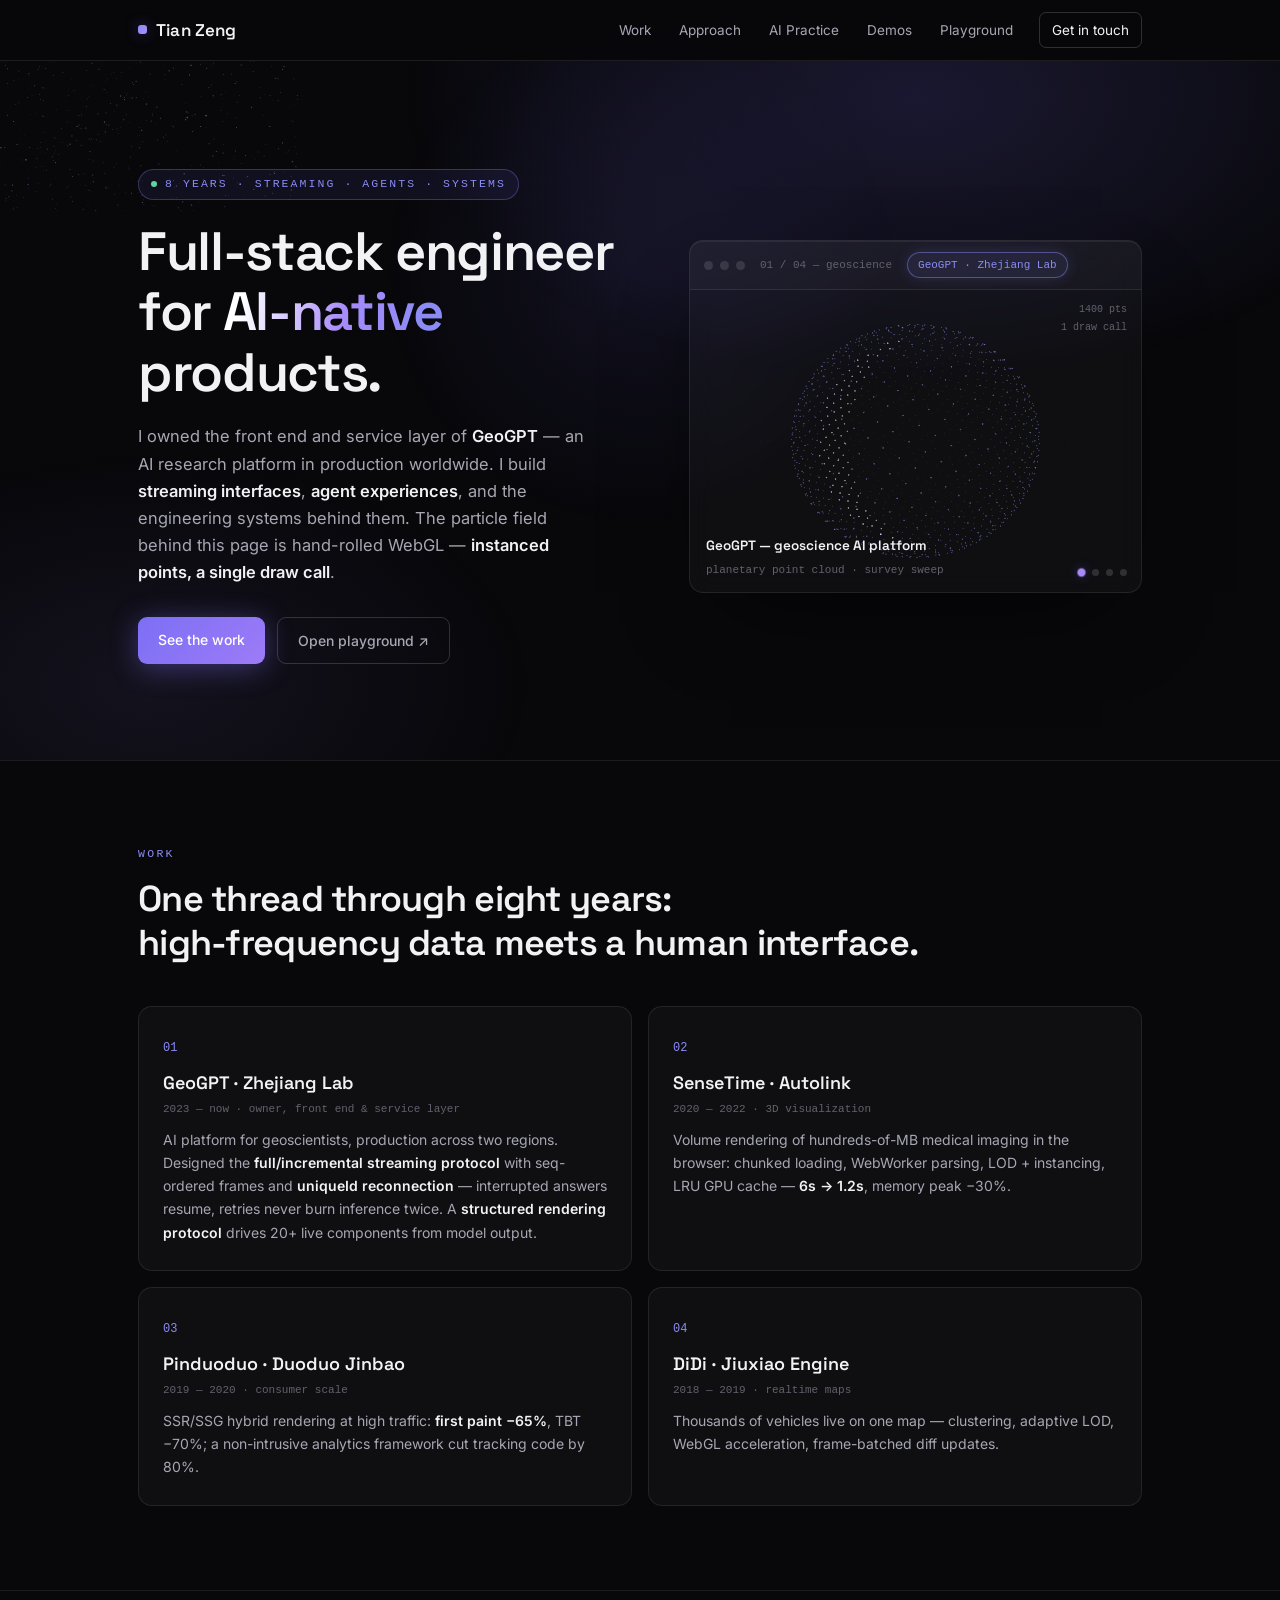
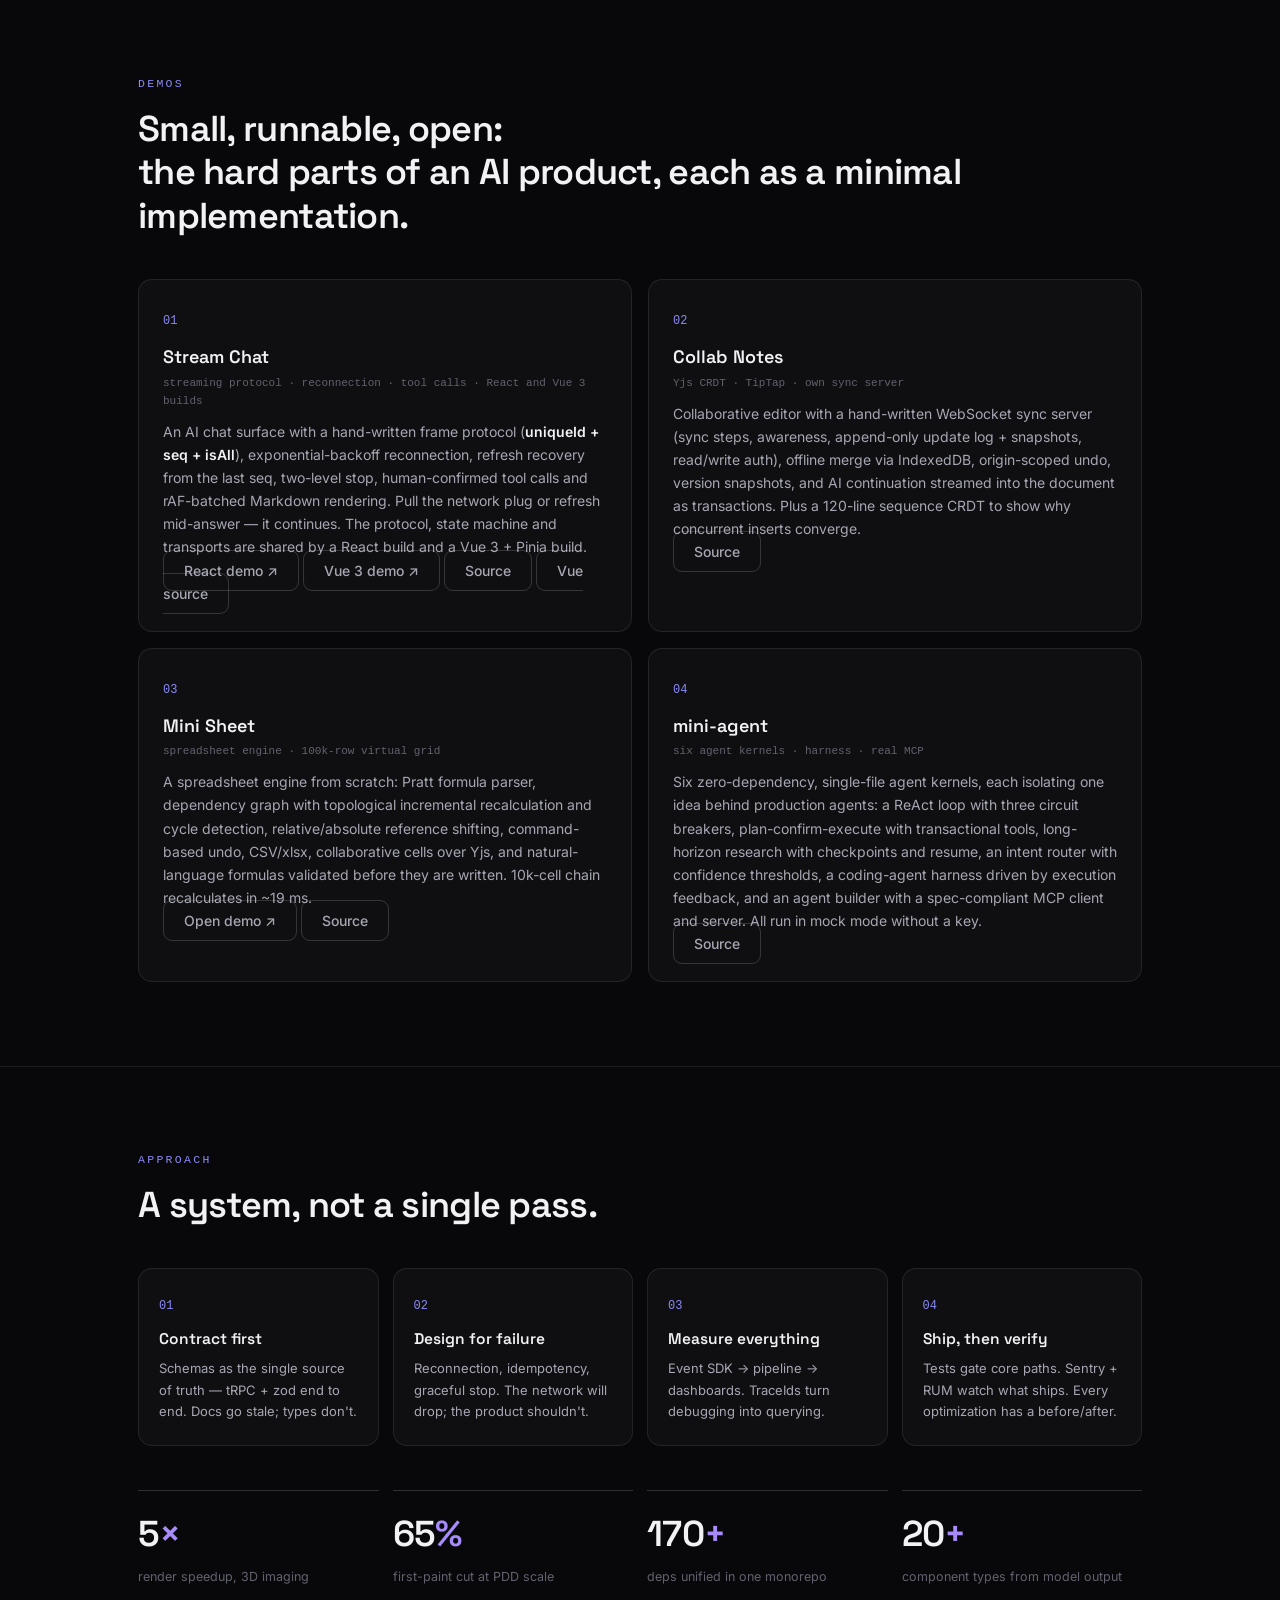
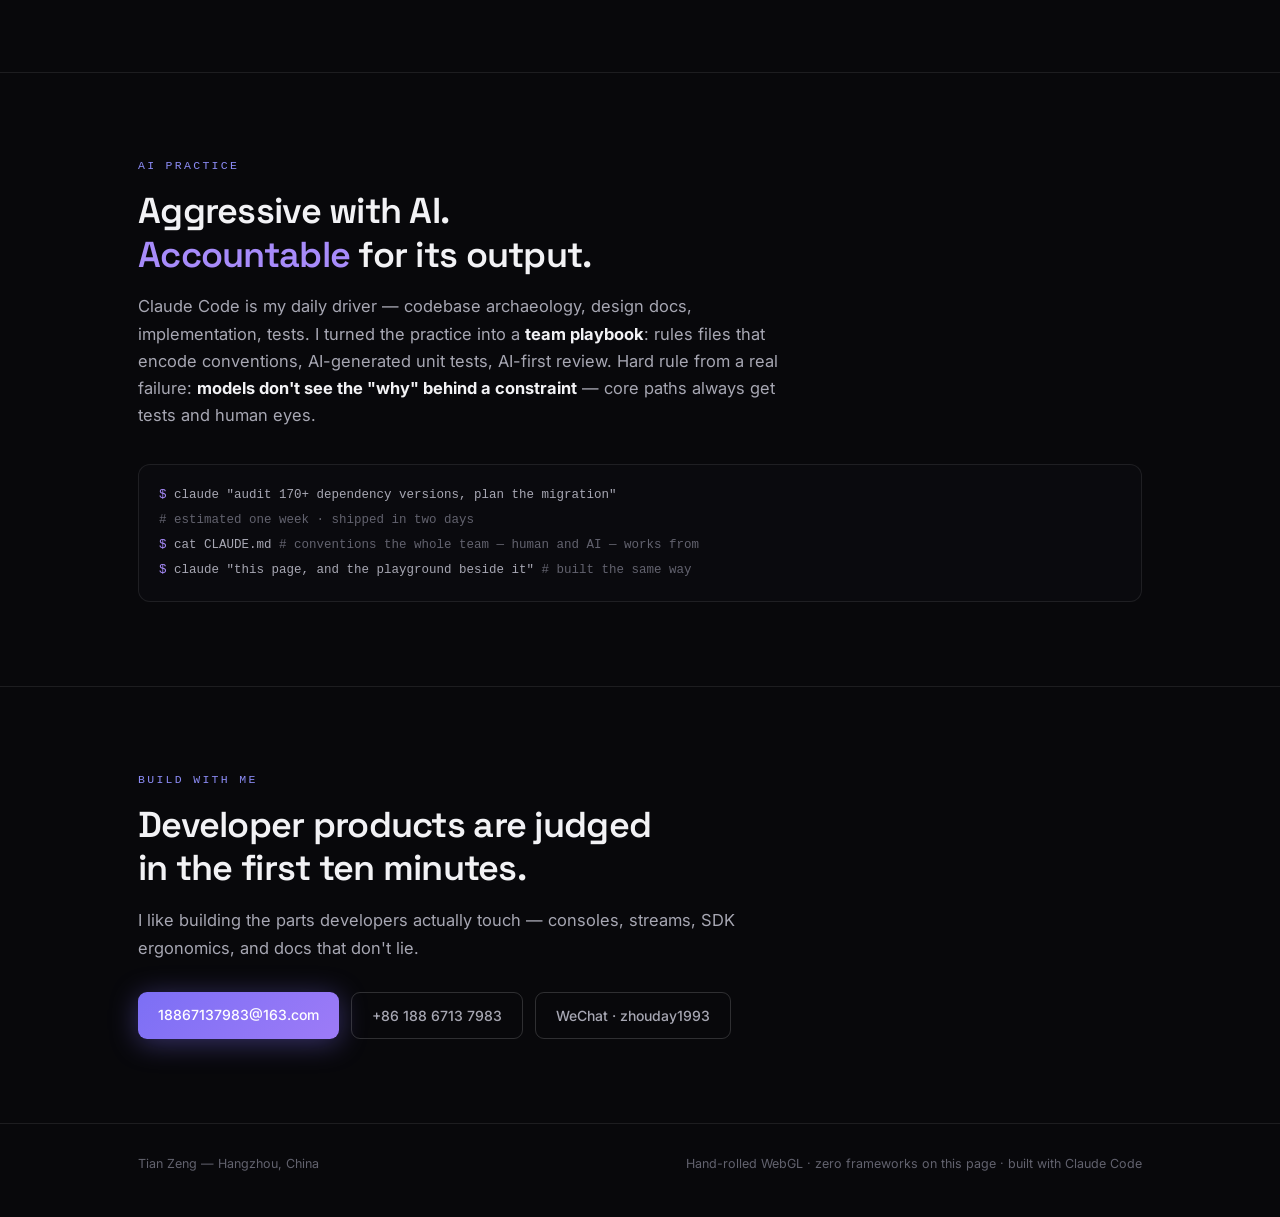
<file: me/index.html>
<!DOCTYPE html>
<html lang="en">
<head>
<meta charset="utf-8">
<meta name="viewport" content="width=device-width, initial-scale=1">
<title>Tian Zeng — Full-stack engineer for AI-native products</title>
<link rel="preconnect" href="https://fonts.googleapis.com">
<link href="https://fonts.googleapis.com/css2?family=Inter:wght@400;500;600;700&family=Space+Grotesk:wght@500;600&display=swap" rel="stylesheet">
<style>
  :root {
    --bg: #08080b; --bg-2: #0c0c10;
    --glass: rgba(255,255,255,.032); --glass-2: rgba(255,255,255,.055);
    --line: rgba(255,255,255,.085); --line-2: rgba(255,255,255,.16);
    --text: #f2f2f5; --text-2: #a7a7b3; --text-3: #62626e;
    --violet: #8b8bf5; --violet-2: #a78bfa; --violet-glow: rgba(124,111,245,.35);
    --green: #5dd4a0; --amber: #f0b153;
    --font: "Inter", -apple-system, "PingFang SC", sans-serif;
    --head: "Space Grotesk", "Inter", sans-serif;
    --mono: "SF Mono", ui-monospace, Menlo, monospace;
  }
  * { margin: 0; padding: 0; box-sizing: border-box; }
  html { scroll-behavior: smooth; }
  body { background: var(--bg); color: var(--text); font: 15.5px/1.65 var(--font); -webkit-font-smoothing: antialiased; overflow-x: hidden; }
  ::selection { background: rgba(139,139,245,.3); }
  a { color: inherit; }
  .wrap { max-width: 1060px; margin: 0 auto; padding: 0 28px; }

  /* cursor glow */
  #glow { position: fixed; width: 560px; height: 560px; border-radius: 50%; pointer-events: none; z-index: 0;
    background: radial-gradient(circle, rgba(124,111,245,.09) 0%, transparent 65%);
    transform: translate(-50%,-50%); left: 50%; top: 30%; transition: opacity .4s; }

  /* entrance */
  .rise { opacity: 0; transform: translateY(20px); }
  .rise.in { animation: rise .9s cubic-bezier(.16,1,.3,1) forwards; }
  @keyframes rise { to { opacity: 1; transform: translateY(0); } }
  .d1 { animation-delay: .06s } .d2 { animation-delay: .2s } .d3 { animation-delay: .34s }

  /* header */
  header { position: sticky; top: 0; z-index: 20; background: rgba(8,8,11,.65); backdrop-filter: blur(14px); border-bottom: 1px solid var(--line); }
  .hd { display: flex; align-items: center; height: 60px; }
  .logo { font-family: var(--head); font-weight: 600; font-size: 17px; letter-spacing: .01em; display: flex; align-items: center; gap: 9px; }
  .logo i { width: 9px; height: 9px; border-radius: 3px; background: linear-gradient(135deg, var(--violet), var(--violet-2));
    box-shadow: 0 0 14px var(--violet-glow); }
  nav { margin-left: auto; display: flex; gap: 4px; align-items: center; }
  nav a { text-decoration: none; font-size: 13.5px; color: var(--text-2); padding: 6px 12px; border-radius: 7px; transition: all .15s; }
  nav a:hover { color: var(--text); background: var(--glass-2); }
  nav a.cta { color: var(--text); border: 1px solid var(--line-2); margin-left: 10px; }
  nav a.cta:hover { border-color: var(--violet); box-shadow: 0 0 18px rgba(124,111,245,.25); }

  /* hero */
  .hero { position: relative; padding: 108px 0 96px; overflow: hidden; }
  #particles { position: absolute; inset: 0; z-index: 0; }
  .hero::before { content: ""; position: absolute; inset: -20% -10%; z-index: 0; pointer-events: none;
    background: radial-gradient(48% 42% at 68% 18%, rgba(124,111,245,.16), transparent 70%),
                radial-gradient(36% 34% at 18% 78%, rgba(167,139,250,.08), transparent 70%); }
  .hero-inner { position: relative; z-index: 2; display: grid; grid-template-columns: 1.04fr .96fr; gap: 60px; align-items: center; }
  .eyebrow { font-family: var(--mono); font-size: 11.5px; letter-spacing: .18em; text-transform: uppercase; color: var(--violet);
    display: inline-flex; align-items: center; gap: 8px; padding: 5px 12px; border: 1px solid rgba(139,139,245,.3);
    border-radius: 99px; background: rgba(124,111,245,.08); }
  .eyebrow::before { content: ""; width: 6px; height: 6px; border-radius: 50%; background: var(--green); animation: pulse 1.8s infinite; }
  @keyframes pulse { 50% { opacity: .3 } }
  h1 { font-family: var(--head); font-weight: 600; font-size: clamp(36px, 4.6vw, 54px); line-height: 1.12; letter-spacing: -.025em; margin: 22px 0 20px; }
  h1 .grad { background: linear-gradient(100deg, #fff 10%, var(--violet-2) 55%, var(--violet) 90%);
    -webkit-background-clip: text; background-clip: text; color: transparent; }
  .hero-sub { font-size: 16.5px; color: var(--text-2); max-width: 46ch; }
  .hero-sub b { color: var(--text); font-weight: 600; }
  .hero-cta { margin-top: 30px; display: flex; gap: 12px; }
  .btn { font-size: 14px; font-weight: 500; text-decoration: none; border-radius: 9px; padding: 11px 20px; transition: all .18s; }
  .btn.primary { background: linear-gradient(135deg, #7c6ff5, #9d7bf7); color: #fff; box-shadow: 0 4px 28px rgba(124,111,245,.4); }
  .btn.primary:hover { transform: translateY(-2px); box-shadow: 0 8px 36px rgba(124,111,245,.55); }
  .btn.ghost { border: 1px solid var(--line-2); color: var(--text-2); }
  .btn.ghost:hover { color: var(--text); border-color: var(--violet); }

  /* glass demo frame */
  .frame { position: relative; z-index: 2; background: var(--glass); border: 1px solid var(--line); border-radius: 14px;
    backdrop-filter: blur(12px); box-shadow: 0 40px 90px -40px rgba(0,0,0,.8), inset 0 1px 0 rgba(255,255,255,.06);
    overflow: hidden; transform: perspective(1400px) rotateY(-4deg) rotateX(1.5deg); transition: transform .5s cubic-bezier(.16,1,.3,1); }
  .frame:hover { transform: perspective(1400px) rotateY(0) rotateX(0); }
  .frame-hd { display: flex; align-items: center; gap: 7px; padding: 11px 14px; border-bottom: 1px solid var(--line); background: rgba(255,255,255,.02); }
  .frame-hd i { width: 9px; height: 9px; border-radius: 50%; background: rgba(255,255,255,.12); }
  .frame-hd span { margin-left: 8px; font-family: var(--mono); font-size: 11px; color: var(--text-3); }
  .chip { margin-left: auto; font-family: var(--mono); font-size: 10.5px; padding: 3px 10px; border-radius: 99px;
    border: 1px solid var(--line-2); color: var(--text-2); transition: all .3s; }
  .chip.stream { color: var(--violet-2); border-color: rgba(139,139,245,.5); background: rgba(124,111,245,.12); box-shadow: 0 0 14px rgba(124,111,245,.2); }
  .chip.lost { color: var(--amber); border-color: rgba(240,177,83,.45); background: rgba(240,177,83,.1); }
  .chip.ok { color: var(--green); border-color: rgba(93,212,160,.45); background: rgba(93,212,160,.1); }
  .frame-body { padding: 0; min-height: 0; position: relative; }
  #showcase { display: block; width: 100%; height: 302px; transition: opacity .32s ease; }
  .scene-cap { position: absolute; left: 16px; bottom: 13px; line-height: 1.5; pointer-events: none; }
  .scene-cap b { display: block; font-family: var(--head); font-weight: 600; font-size: 13.5px; color: var(--text); }
  .scene-cap span { color: var(--text-3); font-size: 11px; font-family: var(--mono); }
  .dots { position: absolute; right: 14px; bottom: 16px; display: flex; gap: 7px; }
  .dots i { width: 7px; height: 7px; border-radius: 50%; background: rgba(255,255,255,.14); cursor: pointer; transition: all .25s; }
  .dots i.on { background: var(--violet-2); box-shadow: 0 0 9px var(--violet-glow); transform: scale(1.2); }
  .seqlog { position: absolute; right: 14px; top: 11px; font-family: var(--mono); font-size: 10px; color: var(--text-3); text-align: right; line-height: 1.8; }

  /* sections */
  section { position: relative; z-index: 2; padding: 84px 0; border-top: 1px solid var(--line); }
  .sec-eyebrow { font-family: var(--mono); font-size: 11.5px; letter-spacing: .2em; text-transform: uppercase; color: var(--violet); }
  .lede { font-family: var(--head); font-weight: 600; font-size: clamp(26px, 3.2vw, 36px); letter-spacing: -.02em; line-height: 1.22; margin-top: 14px; }
  .statement { color: var(--text-2); font-size: 16.5px; max-width: 64ch; margin-top: 16px; }
  .statement b { color: var(--text); }

  .cards { margin-top: 40px; display: grid; grid-template-columns: 1fr 1fr; gap: 16px; }
  .card { position: relative; background: var(--glass); border: 1px solid var(--line); border-radius: 14px; padding: 26px 24px;
    transition: transform .3s cubic-bezier(.16,1,.3,1), border-color .3s, box-shadow .3s; overflow: hidden; }
  .card::before { content: ""; position: absolute; inset: 0; border-radius: inherit; pointer-events: none; opacity: 0; transition: opacity .35s;
    background: radial-gradient(60% 90% at 20% 0%, rgba(124,111,245,.12), transparent 70%); }
  .card:hover { transform: translateY(-5px); border-color: rgba(139,139,245,.35); box-shadow: 0 24px 60px -30px rgba(124,111,245,.35); }
  .card:hover::before { opacity: 1; }
  .card .num { font-family: var(--mono); font-size: 12px; color: var(--violet); }
  .card h3 { font-family: var(--head); font-weight: 600; font-size: 18px; margin: 10px 0 2px; }
  .card small { font-family: var(--mono); font-size: 11px; color: var(--text-3); display: block; margin-bottom: 10px; }
  .card p { font-size: 14px; color: var(--text-2); }
  .card p b { color: var(--text); font-weight: 600; }

  .loop { margin-top: 40px; display: grid; grid-template-columns: repeat(4, 1fr); gap: 14px; }
  .loop .card { padding: 22px 20px; }
  .loop h4 { font-family: var(--head); font-weight: 600; font-size: 15.5px; margin: 10px 0 6px; }
  .loop p { font-size: 13px; }

  .stats { margin-top: 44px; display: grid; grid-template-columns: repeat(4,1fr); gap: 14px; }
  .stat { border-top: 1px solid var(--line-2); padding-top: 14px; }
  .stat .v { font-family: var(--head); font-weight: 600; font-size: clamp(26px,3vw,36px); letter-spacing: -.02em; }
  .stat .v span { color: var(--violet-2); }
  .stat .k { font-size: 12.5px; color: var(--text-3); margin-top: 3px; }

  .terminal { margin-top: 34px; background: #0a0a0e; border: 1px solid var(--line); border-radius: 12px; padding: 18px 20px;
    font-family: var(--mono); font-size: 12.5px; line-height: 2; color: var(--text-2); }
  .terminal .p { color: var(--violet-2); }
  .terminal .c { color: var(--text-3); }

  footer { border-top: 1px solid var(--line); padding: 30px 0 44px; font-size: 12.5px; color: var(--text-3);
    display: flex; justify-content: space-between; position: relative; z-index: 2; }

  @media (max-width: 880px) {
    .hero-inner { grid-template-columns: 1fr; }
    .cards, .loop, .stats { grid-template-columns: 1fr 1fr; }
    .frame { transform: none; }
  }
</style>
</head>
<body>
<div id="glow"></div>

<header><div class="wrap hd">
  <div class="logo"><i></i>Tian Zeng</div>
  <nav>
    <a href="#work">Work</a>
    <a href="#approach">Approach</a>
    <a href="#ai">AI Practice</a>
    <a href="#demos">Demos</a>
    <a href="playground.html">Playground</a>
    <a class="cta" href="mailto:18867137983@163.com">Get in touch</a>
  </nav>
</div></header>

<div class="hero">
  <canvas id="particles"></canvas>
  <div class="wrap hero-inner">
    <div>
      <span class="eyebrow rise d1">8 years · streaming · agents · systems</span>
      <h1 class="rise d1">Full-stack engineer for <span class="grad">AI-native</span> products.</h1>
      <p class="hero-sub rise d2">I owned the front end and service layer of <b>GeoGPT</b> — an AI research platform in production worldwide. I build <b>streaming interfaces</b>, <b>agent experiences</b>, and the engineering systems behind them. The particle field behind this page is hand-rolled WebGL — <b>instanced points, a single draw call</b>.</p>
      <div class="hero-cta rise d3">
        <a class="btn primary" href="#work">See the work</a>
        <a class="btn ghost" href="playground.html">Open playground ↗</a>
      </div>
    </div>
    <div class="frame rise d3">
      <div class="frame-hd"><i></i><i></i><i></i><span id="scene-title">01 / 04 — geoscience</span><span class="chip" id="chip">GeoGPT</span></div>
      <div class="frame-body">
        <canvas id="showcase"></canvas>
        <div class="scene-cap" id="scene-cap"></div>
        <div class="seqlog" id="seqlog"></div>
        <div class="dots" id="dots"></div>
      </div>
    </div>
  </div>
</div>

<section id="work"><div class="wrap">
  <p class="sec-eyebrow rise">Work</p>
  <h2 class="lede rise">One thread through eight years:<br>high-frequency data meets a human interface.</h2>
  <div class="cards">
    <div class="card rise"><span class="num">01</span>
      <h3>GeoGPT · Zhejiang Lab</h3><small>2023 — now · owner, front end &amp; service layer</small>
      <p>AI platform for geoscientists, production across two regions. Designed the <b>full/incremental streaming protocol</b> with seq-ordered frames and <b>uniqueId reconnection</b> — interrupted answers resume, retries never burn inference twice. A <b>structured rendering protocol</b> drives 20+ live components from model output.</p></div>
    <div class="card rise"><span class="num">02</span>
      <h3>SenseTime · Autolink</h3><small>2020 — 2022 · 3D visualization</small>
      <p>Volume rendering of hundreds-of-MB medical imaging in the browser: chunked loading, WebWorker parsing, LOD + instancing, LRU GPU cache — <b>6s → 1.2s</b>, memory peak −30%.</p></div>
    <div class="card rise"><span class="num">03</span>
      <h3>Pinduoduo · Duoduo Jinbao</h3><small>2019 — 2020 · consumer scale</small>
      <p>SSR/SSG hybrid rendering at high traffic: <b>first paint −65%</b>, TBT −70%; a non-intrusive analytics framework cut tracking code by 80%.</p></div>
    <div class="card rise"><span class="num">04</span>
      <h3>DiDi · Jiuxiao Engine</h3><small>2018 — 2019 · realtime maps</small>
      <p>Thousands of vehicles live on one map — clustering, adaptive LOD, WebGL acceleration, frame-batched diff updates.</p></div>
  </div>
</div></section>

<section id="demos"><div class="wrap">
  <p class="sec-eyebrow rise">Demos</p>
  <h2 class="lede rise">Small, runnable, open:<br>the hard parts of an AI product, each as a minimal implementation.</h2>
  <div class="cards">
    <div class="card rise"><span class="num">01</span>
      <h3>Stream Chat</h3><small>streaming protocol · reconnection · tool calls · React and Vue 3 builds</small>
      <p>An AI chat surface with a hand-written frame protocol (<b>uniqueId + seq + isAll</b>), exponential-backoff reconnection, refresh recovery from the last seq, two-level stop, human-confirmed tool calls and rAF-batched Markdown rendering. Pull the network plug or refresh mid-answer — it continues. The protocol, state machine and transports are shared by a React build and a Vue 3 + Pinia build.</p>
      <p><a class="btn ghost" href="chat/">React demo ↗</a> <a class="btn ghost" href="chat-vue/">Vue 3 demo ↗</a> <a class="btn ghost" href="https://github.com/Gluneko/stream-chat-demo">Source</a> <a class="btn ghost" href="https://github.com/Gluneko/stream-chat-vue">Vue source</a></p></div>
    <div class="card rise"><span class="num">02</span>
      <h3>Collab Notes</h3><small>Yjs CRDT · TipTap · own sync server</small>
      <p>Collaborative editor with a hand-written WebSocket sync server (sync steps, awareness, append-only update log + snapshots, read/write auth), offline merge via IndexedDB, origin-scoped undo, version snapshots, and AI continuation streamed into the document as transactions. Plus a 120-line sequence CRDT to show why concurrent inserts converge.</p>
      <p><a class="btn ghost" href="https://github.com/Gluneko/collab-notes">Source</a></p></div>
    <div class="card rise"><span class="num">03</span>
      <h3>Mini Sheet</h3><small>spreadsheet engine · 100k-row virtual grid</small>
      <p>A spreadsheet engine from scratch: Pratt formula parser, dependency graph with topological incremental recalculation and cycle detection, relative/absolute reference shifting, command-based undo, CSV/xlsx, collaborative cells over Yjs, and natural-language formulas validated before they are written. 10k-cell chain recalculates in ~19 ms.</p>
      <p><a class="btn ghost" href="sheet/">Open demo ↗</a> <a class="btn ghost" href="https://github.com/Gluneko/mini-sheet">Source</a></p></div>
    <div class="card rise"><span class="num">04</span>
      <h3>mini-agent</h3><small>six agent kernels · harness · real MCP</small>
      <p>Six zero-dependency, single-file agent kernels, each isolating one idea behind production agents: a ReAct loop with three circuit breakers, plan-confirm-execute with transactional tools, long-horizon research with checkpoints and resume, an intent router with confidence thresholds, a coding-agent harness driven by execution feedback, and an agent builder with a spec-compliant MCP client and server. All run in mock mode without a key.</p>
      <p><a class="btn ghost" href="https://github.com/Gluneko/mini-agent">Source</a></p></div>
  </div>
</div></section>

<section id="approach"><div class="wrap">
  <p class="sec-eyebrow rise">Approach</p>
  <h2 class="lede rise">A system, not a single pass.</h2>
  <div class="loop">
    <div class="card rise"><span class="num">01</span><h4>Contract first</h4><p>Schemas as the single source of truth — tRPC + zod end to end. Docs go stale; types don't.</p></div>
    <div class="card rise"><span class="num">02</span><h4>Design for failure</h4><p>Reconnection, idempotency, graceful stop. The network will drop; the product shouldn't.</p></div>
    <div class="card rise"><span class="num">03</span><h4>Measure everything</h4><p>Event SDK → pipeline → dashboards. TraceIds turn debugging into querying.</p></div>
    <div class="card rise"><span class="num">04</span><h4>Ship, then verify</h4><p>Tests gate core paths. Sentry + RUM watch what ships. Every optimization has a before/after.</p></div>
  </div>
  <div class="stats">
    <div class="stat rise"><div class="v">5<span>×</span></div><div class="k">render speedup, 3D imaging</div></div>
    <div class="stat rise"><div class="v">65<span>%</span></div><div class="k">first-paint cut at PDD scale</div></div>
    <div class="stat rise"><div class="v">170<span>+</span></div><div class="k">deps unified in one monorepo</div></div>
    <div class="stat rise"><div class="v">20<span>+</span></div><div class="k">component types from model output</div></div>
  </div>
</div></section>

<section id="ai"><div class="wrap">
  <p class="sec-eyebrow rise">AI Practice</p>
  <h2 class="lede rise">Aggressive with AI.<br><span style="color:var(--violet-2)">Accountable</span> for its output.</h2>
  <p class="statement rise">Claude Code is my daily driver — codebase archaeology, design docs, implementation, tests. I turned the practice into a <b>team playbook</b>: rules files that encode conventions, AI-generated unit tests, AI-first review. Hard rule from a real failure: <b>models don't see the "why" behind a constraint</b> — core paths always get tests and human eyes.</p>
  <div class="terminal rise">
    <div><span class="p">$</span> claude "audit 170+ dependency versions, plan the migration"</div>
    <div><span class="c"># estimated one week · shipped in two days</span></div>
    <div><span class="p">$</span> cat CLAUDE.md <span class="c"># conventions the whole team — human and AI — works from</span></div>
    <div><span class="p">$</span> claude "this page, and the playground beside it" <span class="c"># built the same way</span></div>
  </div>
</div></section>

<section><div class="wrap">
  <p class="sec-eyebrow rise">Build with me</p>
  <h2 class="lede rise">Developer products are judged<br>in the first ten minutes.</h2>
  <p class="statement rise">I like building the parts developers actually touch — consoles, streams, SDK ergonomics, and docs that don't lie.</p>
  <div class="hero-cta rise">
    <a class="btn primary" href="mailto:18867137983@163.com">18867137983@163.com</a>
    <a class="btn ghost" href="tel:+8618867137983">+86 188 6713 7983</a>
    <a class="btn ghost" href="#">WeChat · zhouday1993</a>
  </div>
</div></section>

<footer><div class="wrap" style="display:flex;justify-content:space-between;width:100%">
  <span>Tian Zeng — Hangzhou, China</span>
  <span>Hand-rolled WebGL · zero frameworks on this page · built with Claude Code</span>
</div></footer>

<script>
/* ─── cursor glow ─── */
const glow = document.getElementById('glow');
addEventListener('pointermove', e => { glow.style.left = e.clientX + 'px'; glow.style.top = e.clientY + 'px'; }, { passive: true });

/* ─── scroll reveal (IO + sweep fallback) ─── */
const risers = [...document.querySelectorAll('.rise')];
const io = new IntersectionObserver(es => es.forEach(e => { if (e.isIntersecting) { e.target.classList.add('in'); io.unobserve(e.target); } }), { threshold: 0, rootMargin: '0px 0px -8% 0px' });
risers.forEach(el => io.observe(el));
function sweep(){ risers.forEach(el => { if (!el.classList.contains('in') && el.getBoundingClientRect().top < innerHeight * 1.05) el.classList.add('in'); }); }
addEventListener('scroll', sweep, { passive: true }); addEventListener('resize', sweep); setTimeout(sweep, 300);

/* ─── WebGL particle field: 4000 points, one draw call, mouse repulsion ─── */
(function(){
  const cv = document.getElementById('particles');
  const gl = cv.getContext('webgl', { alpha: true, antialias: false });
  if (!gl) return;
  const N = 4000;
  let W, H, dpr, drawN = N;
  function resize(){
    dpr = Math.min(devicePixelRatio || 1, 2);
    W = cv.clientWidth; H = cv.clientHeight;
    cv.width = W * dpr; cv.height = H * dpr;
    gl.viewport(0, 0, cv.width, cv.height);
    drawN = Math.max(500, Math.min(N, Math.round((W * H) / 620)));
  }
  resize(); addEventListener('resize', resize);
  addEventListener('load', resize); if (document.fonts && document.fonts.ready) document.fonts.ready.then(resize);

  const vsrc = `
    attribute vec2 aPos; attribute float aSize; attribute float aHue;
    uniform vec2 uRes; varying float vHue;
    void main(){
      vHue = aHue;
      vec2 ndc = (aPos / uRes) * 2.0 - 1.0;
      gl_Position = vec4(ndc.x, -ndc.y, 0.0, 1.0);
      gl_PointSize = aSize;
    }`;
  const fsrc = `
    precision mediump float; varying float vHue;
    void main(){
      float d = length(gl_PointCoord - .5);
      float a = smoothstep(.5, .12, d);
      vec3 violet = vec3(.55,.55,.96); vec3 white = vec3(.92,.92,1.0);
      gl_FragColor = vec4(mix(violet, white, vHue), a * (0.09 + vHue * 0.28));
    }`;
  function sh(type, src){ const s = gl.createShader(type); gl.shaderSource(s, src); gl.compileShader(s); return s; }
  const prog = gl.createProgram();
  gl.attachShader(prog, sh(gl.VERTEX_SHADER, vsrc));
  gl.attachShader(prog, sh(gl.FRAGMENT_SHADER, fsrc));
  gl.linkProgram(prog); gl.useProgram(prog);
  gl.enable(gl.BLEND); gl.blendFunc(gl.SRC_ALPHA, gl.ONE); // additive

  const pos = new Float32Array(N * 2), vel = new Float32Array(N * 2);
  const size = new Float32Array(N), hue = new Float32Array(N);
  for (let i = 0; i < N; i++) {
    pos[i*2] = Math.random() * 2000; pos[i*2+1] = Math.random() * 1200;
    vel[i*2] = (Math.random() - .5) * .22; vel[i*2+1] = (Math.random() - .5) * .22;
    size[i] = (0.8 + Math.random() * 1.8) * (devicePixelRatio > 1 ? 2 : 1);
    hue[i] = Math.random() * Math.random();
  }
  function buf(data, loc, comps){
    const b = gl.createBuffer(); gl.bindBuffer(gl.ARRAY_BUFFER, b);
    gl.bufferData(gl.ARRAY_BUFFER, data, gl.DYNAMIC_DRAW);
    gl.enableVertexAttribArray(loc); gl.vertexAttribPointer(loc, comps, gl.FLOAT, false, 0, 0);
    return b;
  }
  const locPos = gl.getAttribLocation(prog, 'aPos');
  const bPos = buf(pos, locPos, 2);
  buf(size, gl.getAttribLocation(prog, 'aSize'), 1);
  buf(hue, gl.getAttribLocation(prog, 'aHue'), 1);
  const uRes = gl.getUniformLocation(prog, 'uRes');

  let mx = -9999, my = -9999;
  cv.parentElement.addEventListener('pointermove', e => {
    const r = cv.getBoundingClientRect(); mx = (e.clientX - r.left) * dpr; my = (e.clientY - r.top) * dpr;
  }, { passive: true });
  cv.parentElement.addEventListener('pointerleave', () => { mx = my = -9999; });

  function tick(){
    const w = cv.width, h = cv.height, R = 130 * dpr;
    for (let i = 0; i < drawN; i++) {
      let x = pos[i*2] % w, y = pos[i*2+1] % h;
      if (x < 0) x += w; if (y < 0) y += h;
      const dx = x - mx, dy = y - my, d2 = dx*dx + dy*dy;
      if (d2 < R*R && d2 > 1) {
        const f = (1 - Math.sqrt(d2)/R) * .9;
        vel[i*2] += (dx/Math.sqrt(d2)) * f; vel[i*2+1] += (dy/Math.sqrt(d2)) * f;
      }
      vel[i*2] *= .96; vel[i*2+1] *= .96;
      const sp = Math.hypot(vel[i*2], vel[i*2+1]);
      if (sp < .12) { vel[i*2] += (Math.random()-.5)*.04; vel[i*2+1] += (Math.random()-.5)*.04; }
      pos[i*2] = x + vel[i*2] * dpr; pos[i*2+1] = y + vel[i*2+1] * dpr;
    }
    gl.bindBuffer(gl.ARRAY_BUFFER, bPos);
    gl.bufferSubData(gl.ARRAY_BUFFER, 0, pos);
    gl.enableVertexAttribArray(locPos); gl.vertexAttribPointer(locPos, 2, gl.FLOAT, false, 0, 0);
    gl.uniform2f(uRes, w, h);
    gl.clearColor(0, 0, 0, 0); gl.clear(gl.COLOR_BUFFER_BIT);
    gl.drawArrays(gl.POINTS, 0, drawN);
    requestAnimationFrame(tick);
  }
  tick();
})();

/* ─── career showcase: 4 WebGL scenes, one shared point pipeline, one draw call/frame ─── */
(function(){
  const cv = document.getElementById('showcase');
  const gl = cv.getContext('webgl', { alpha: true, antialias: false });
  if (!gl) return;
  const chip = document.getElementById('chip'), sTitle = document.getElementById('scene-title'),
        cap = document.getElementById('scene-cap'), seqlog = document.getElementById('seqlog'),
        dotsEl = document.getElementById('dots');

  let W, H, dpr;
  function resize(){
    dpr = Math.min(devicePixelRatio || 1, 2);
    W = cv.clientWidth; H = cv.clientHeight;
    cv.width = W * dpr; cv.height = H * dpr;
    gl.viewport(0, 0, cv.width, cv.height);
  }
  resize(); addEventListener('resize', resize);
  if (document.fonts && document.fonts.ready) document.fonts.ready.then(resize);

  const vsrc = `attribute vec2 aPos; attribute float aSize; attribute vec4 aCol;
    uniform vec2 uRes; varying vec4 vCol;
    void main(){ vCol = aCol; vec2 n = (aPos / uRes) * 2.0 - 1.0;
      gl_Position = vec4(n.x, -n.y, 0.0, 1.0); gl_PointSize = aSize; }`;
  const fsrc = `precision mediump float; varying vec4 vCol;
    void main(){ float d = length(gl_PointCoord - .5);
      gl_FragColor = vec4(vCol.rgb, vCol.a * smoothstep(.5, .15, d)); }`;
  function sh(t, s){ const o = gl.createShader(t); gl.shaderSource(o, s); gl.compileShader(o); return o; }
  const prog = gl.createProgram();
  gl.attachShader(prog, sh(gl.VERTEX_SHADER, vsrc)); gl.attachShader(prog, sh(gl.FRAGMENT_SHADER, fsrc));
  gl.linkProgram(prog); gl.useProgram(prog);
  gl.enable(gl.BLEND); gl.blendFunc(gl.SRC_ALPHA, gl.ONE);

  const MAX = 3400;
  const pos = new Float32Array(MAX*2), size = new Float32Array(MAX), col = new Float32Array(MAX*4);
  let count = 0;
  function P(x, y, s, r, g, b, a){
    if (count >= MAX) return;
    pos[count*2] = x*dpr; pos[count*2+1] = y*dpr; size[count] = s*dpr;
    col[count*4] = r; col[count*4+1] = g; col[count*4+2] = b; col[count*4+3] = a; count++;
  }
  function mkBuf(loc, comps){
    const b = gl.createBuffer(); gl.bindBuffer(gl.ARRAY_BUFFER, b);
    gl.bufferData(gl.ARRAY_BUFFER, comps === 2 ? pos : comps === 1 ? size : col, gl.DYNAMIC_DRAW);
    gl.enableVertexAttribArray(loc); gl.vertexAttribPointer(loc, comps, gl.FLOAT, false, 0, 0);
    return b;
  }
  const bPos = mkBuf(gl.getAttribLocation(prog,'aPos'), 2);
  const bSize = mkBuf(gl.getAttribLocation(prog,'aSize'), 1);
  const bCol = mkBuf(gl.getAttribLocation(prog,'aCol'), 4);
  const uRes = gl.getUniformLocation(prog, 'uRes');

  /* — scenes — */
  const SCENES = [
  { title: '01 / 04 — geoscience', chipT: 'GeoGPT · Zhejiang Lab', ac: [139,139,245],
    cap1: 'GeoGPT — geoscience AI platform', cap2: 'planetary point cloud · survey sweep',
    init(){ if (this.p) return; this.p = []; const n = 1250, ga = Math.PI*(3-Math.sqrt(5));
      for (let i = 0; i < n; i++){ const y = 1-(i/(n-1))*2, r = Math.sqrt(Math.max(0,1-y*y)), th = ga*i;
        this.p.push([Math.cos(th)*r, y, Math.sin(th)*r, ((th % (Math.PI*2)) + Math.PI*2) % (Math.PI*2)]); }
      this.ring = []; for (let i = 0; i < 150; i++){ const a = i/150*Math.PI*2; this.ring.push([Math.cos(a), 0, Math.sin(a)]); } },
    step(dt, t){ const cx = W/2, cy = H/2, R = Math.min(W,H)*0.37, rot = t*0.4, band = (t*0.65)%(Math.PI*2);
      const cs = Math.cos(rot), sn = Math.sin(rot);
      for (const q of this.p){ const x = q[0]*cs - q[2]*sn, z = q[0]*sn + q[2]*cs;
        const pr = 2.3/(2.3+z), sx = cx + x*R*pr, sy = cy + q[1]*R*0.94*pr, li = (1-z)/2;
        let d = Math.abs(q[3]-band); d = Math.min(d, Math.PI*2-d);
        if (d < 0.22) P(sx, sy, 2.4, .95,.95,1, .35+li*.55);
        else P(sx, sy, 1.2+li*1.2, .58,.6,.98, .1+li*.34); }
      for (const q of this.ring){ const x = q[0]*cs - q[2]*sn, z = q[0]*sn + q[2]*cs, pr = 2.3/(2.3+z);
        P(cx + x*R*1.25*pr, cy, 1.1, .75,.75,1, .06+(1-z)/2*.2); } } },

  { title: '02 / 04 — medical imaging', chipT: 'SenseTime · 3D vis', ac: [95,214,224],
    cap1: 'SenseTime — medical volume rendering', cap2: 'CT sweep · worker-parsed · GPU-cached',
    init(){ if (this.p) return; this.p = [];
      while (this.p.length < 1500){ const x = Math.random()*2-1, y = Math.random()*2-1, z = Math.random()*2-1;
        if (x*x+y*y+z*z <= 1) this.p.push([x*0.85, y*1.12, z*0.72]); } },
    step(dt, t){ const cx = W/2, cy = H/2, R = Math.min(W,H)*0.36, rot = t*0.28;
      const cs = Math.cos(rot), sn = Math.sin(rot), scan = Math.sin(t*0.55)*0.95;
      for (let i = 0; i < 64; i++) P(cx - R*1.15 + i/63*R*2.3, cy + scan*R, 1.2, .37,.84,.88, .15);
      for (const q of this.p){ const x = q[0]*cs - q[2]*sn, z = q[0]*sn + q[2]*cs;
        const pr = 2.4/(2.4+z), sx = cx + x*R*pr, sy = cy + q[1]*R*pr, li = (1-z)/2;
        if (Math.abs(q[1]-scan) < 0.075) P(sx, sy, 2.6, .55,.95,1, .5+li*.4);
        else P(sx, sy, 1.0+li*1.1, .45,.58,.95, .06+li*.26); } } },

  { title: '03 / 04 — e-commerce scale', chipT: 'Pinduoduo · growth', ac: [240,177,83],
    cap1: 'Pinduoduo — conversion funnel', cap2: 'traffic in · conversions out · fully instrumented',
    hw(yn){ const topY = .06, neckY = .60, top = .34, neck = .07;
      if (yn < neckY){ const k = Math.min(Math.max((yn-topY)/(neckY-topY), 0), 1); return top + (neck-top)*k; }
      return neck; },
    mk(top){ const y = top ? Math.random()*.9 : -0.03;
      return { xn: (Math.random()*2-1)*.94, y, v: .1+Math.random()*.1, st: y > .60 ? 1 : 0, a: 1, x: 0, vx: 0 }; },
    init(){ if (this.parts) return; this.parts = []; for (let i = 0; i < 230; i++) this.parts.push(this.mk(true)); },
    step(dt, t){ const cx = W/2;
      for (let i = 0; i <= 34; i++){ const yn = .06 + i/34*.54, hw = this.hw(yn)*W;
        P(cx-hw, yn*H, 1.4, .62,.64,.98, .3); P(cx+hw, yn*H, 1.4, .62,.64,.98, .3); }
      for (let i = 0; i <= 10; i++){ const yn = .60 + i/10*.34, hw = this.hw(yn)*W;
        P(cx-hw, yn*H, 1.4, .62,.64,.98, .3); P(cx+hw, yn*H, 1.4, .62,.64,.98, .3); }
      for (const p of this.parts){
        p.y += p.v*dt*(p.st === 1 ? 2.1 : 1);
        if (p.st === 2){ p.x += p.vx*dt; p.a -= dt*1.5; if (p.a <= 0) Object.assign(p, this.mk(false)); }
        else {
          if (p.st === 0 && p.y > .60){
            if (Math.random() < .42){ p.st = 2; p.x = cx + Math.sign(p.xn)*this.hw(.6)*W; p.vx = Math.sign(p.xn)*W*.22; p.a = .8; }
            else p.st = 1; }
          if (p.y > .98) Object.assign(p, this.mk(false)); }
        const sy = p.y*H;
        if (p.st === 2) P(p.x, sy, 2, .8,.8,.92, p.a*.35);
        else { const sx = cx + p.xn*this.hw(Math.max(p.y,.06))*W*.92 + Math.sin(t*3+p.xn*7)*2;
          if (p.st === 1) P(sx, sy, 2.4, 1,.74,.35, .85);
          else P(sx, sy, 1.6, .85,.85,1, .5); } } } },

  { title: '04 / 04 — realtime fleet', chipT: 'DiDi · dispatch', ac: [245,140,80],
    cap1: 'DiDi — realtime dispatch map', cap2: 'thousands of vehicles · clustered · WebGL',
    init(){ if (this.cars) return; const NX = 6, NY = 4; this.NX = NX; this.NY = NY;
      this.cars = []; for (let i = 0; i < 105; i++){ const hz = Math.random() < .5;
        this.cars.push({ hz, lane: 1 + Math.floor(Math.random()*(hz ? NY : NX)), p: Math.random(),
          sp: (.05+Math.random()*.11)*(Math.random() < .5 ? -1 : 1) }); }
      this.pulses = []; this.lastP = 0; },
    step(dt, t){ const NX = this.NX, NY = this.NY;
      for (let i = 1; i <= NX; i++){ const x = i/(NX+1)*W; for (let y = 8; y < H; y += 14) P(x, y, .9, .58,.6,.98, .055); }
      for (let j = 1; j <= NY; j++){ const y = j/(NY+1)*H; for (let x = 8; x < W; x += 14) P(x, y, .9, .58,.6,.98, .055); }
      for (const c of this.cars){ c.p += c.sp*dt; if (c.p > 1) c.p -= 1; if (c.p < 0) c.p += 1;
        const lx = c.hz ? c.p*W : c.lane/(NX+1)*W, ly = c.hz ? c.lane/(NY+1)*H : c.p*H;
        for (let k = 0; k < 6; k++){ const off = -k*6*Math.sign(c.sp);
          P(c.hz ? lx+off : lx, c.hz ? ly : ly+off, k === 0 ? 2.5 : 1.5, .96,.55,.3, k === 0 ? .9 : .4*(1-k/6)); } }
      if (t - this.lastP > 1.7){ this.lastP = t; this.pulses.push({ x: (.15+Math.random()*.7)*W, y: (.15+Math.random()*.7)*H, r: 4 }); }
      this.pulses = this.pulses.filter(p => p.r < 56);
      for (const p of this.pulses){ p.r += 50*dt; const a = Math.max(0, 1-p.r/56)*.55;
        for (let i = 0; i < 26; i++){ const an = i/26*Math.PI*2;
          P(p.x+Math.cos(an)*p.r, p.y+Math.sin(an)*p.r, 1.4, .42,.88,.64, a); } } } }
  ];

  /* — scene switching — */
  let active = Math.min(3, Math.max(0, parseInt(new URLSearchParams(location.search).get('scene')) || 0)), sceneT = 0, switching = false;
  SCENES.forEach((s, i) => { const d = document.createElement('i'); d.onclick = () => { if (i !== active) switchTo(i); }; dotsEl.appendChild(d); });
  function setLabels(i){ const s = SCENES[i], [r,g,b] = s.ac;
    sTitle.textContent = s.title; chip.textContent = s.chipT;
    chip.style.color = `rgb(${r},${g},${b})`;
    chip.style.borderColor = `rgba(${r},${g},${b},.45)`;
    chip.style.background = `rgba(${r},${g},${b},.1)`;
    chip.style.boxShadow = `0 0 14px rgba(${r},${g},${b},.18)`;
    cap.innerHTML = `<b>${s.cap1}</b><span>${s.cap2}</span>`;
    [...dotsEl.children].forEach((d, k) => d.classList.toggle('on', k === i)); }
  function switchTo(i){ if (switching) return; switching = true; cv.style.opacity = 0;
    setTimeout(() => { active = i; sceneT = 0; SCENES[i].init(); setLabels(i); cv.style.opacity = 1; switching = false; }, 330); }
  SCENES[active].init(); setLabels(active);

  let last = performance.now(), fc = 0;
  function frame(now){
    const dt = Math.min((now - last)/1000, .05); last = now;
    const t = now/1000;
    count = 0; SCENES[active].step(dt, t);
    gl.bindBuffer(gl.ARRAY_BUFFER, bPos); gl.bufferSubData(gl.ARRAY_BUFFER, 0, pos.subarray(0, count*2));
    gl.bindBuffer(gl.ARRAY_BUFFER, bSize); gl.bufferSubData(gl.ARRAY_BUFFER, 0, size.subarray(0, count));
    gl.bindBuffer(gl.ARRAY_BUFFER, bCol); gl.bufferSubData(gl.ARRAY_BUFFER, 0, col.subarray(0, count*4));
    gl.uniform2f(uRes, cv.width, cv.height);
    gl.clearColor(0,0,0,0); gl.clear(gl.COLOR_BUFFER_BIT);
    gl.drawArrays(gl.POINTS, 0, count);
    if (++fc % 12 === 0) seqlog.innerHTML = `${count} pts<br>1 draw call`;
    sceneT += dt; if (sceneT > 7 && !switching) switchTo((active+1) % SCENES.length);
    requestAnimationFrame(frame);
  }
  requestAnimationFrame(frame);
})();
</script>
</body>
</html>
</file>
